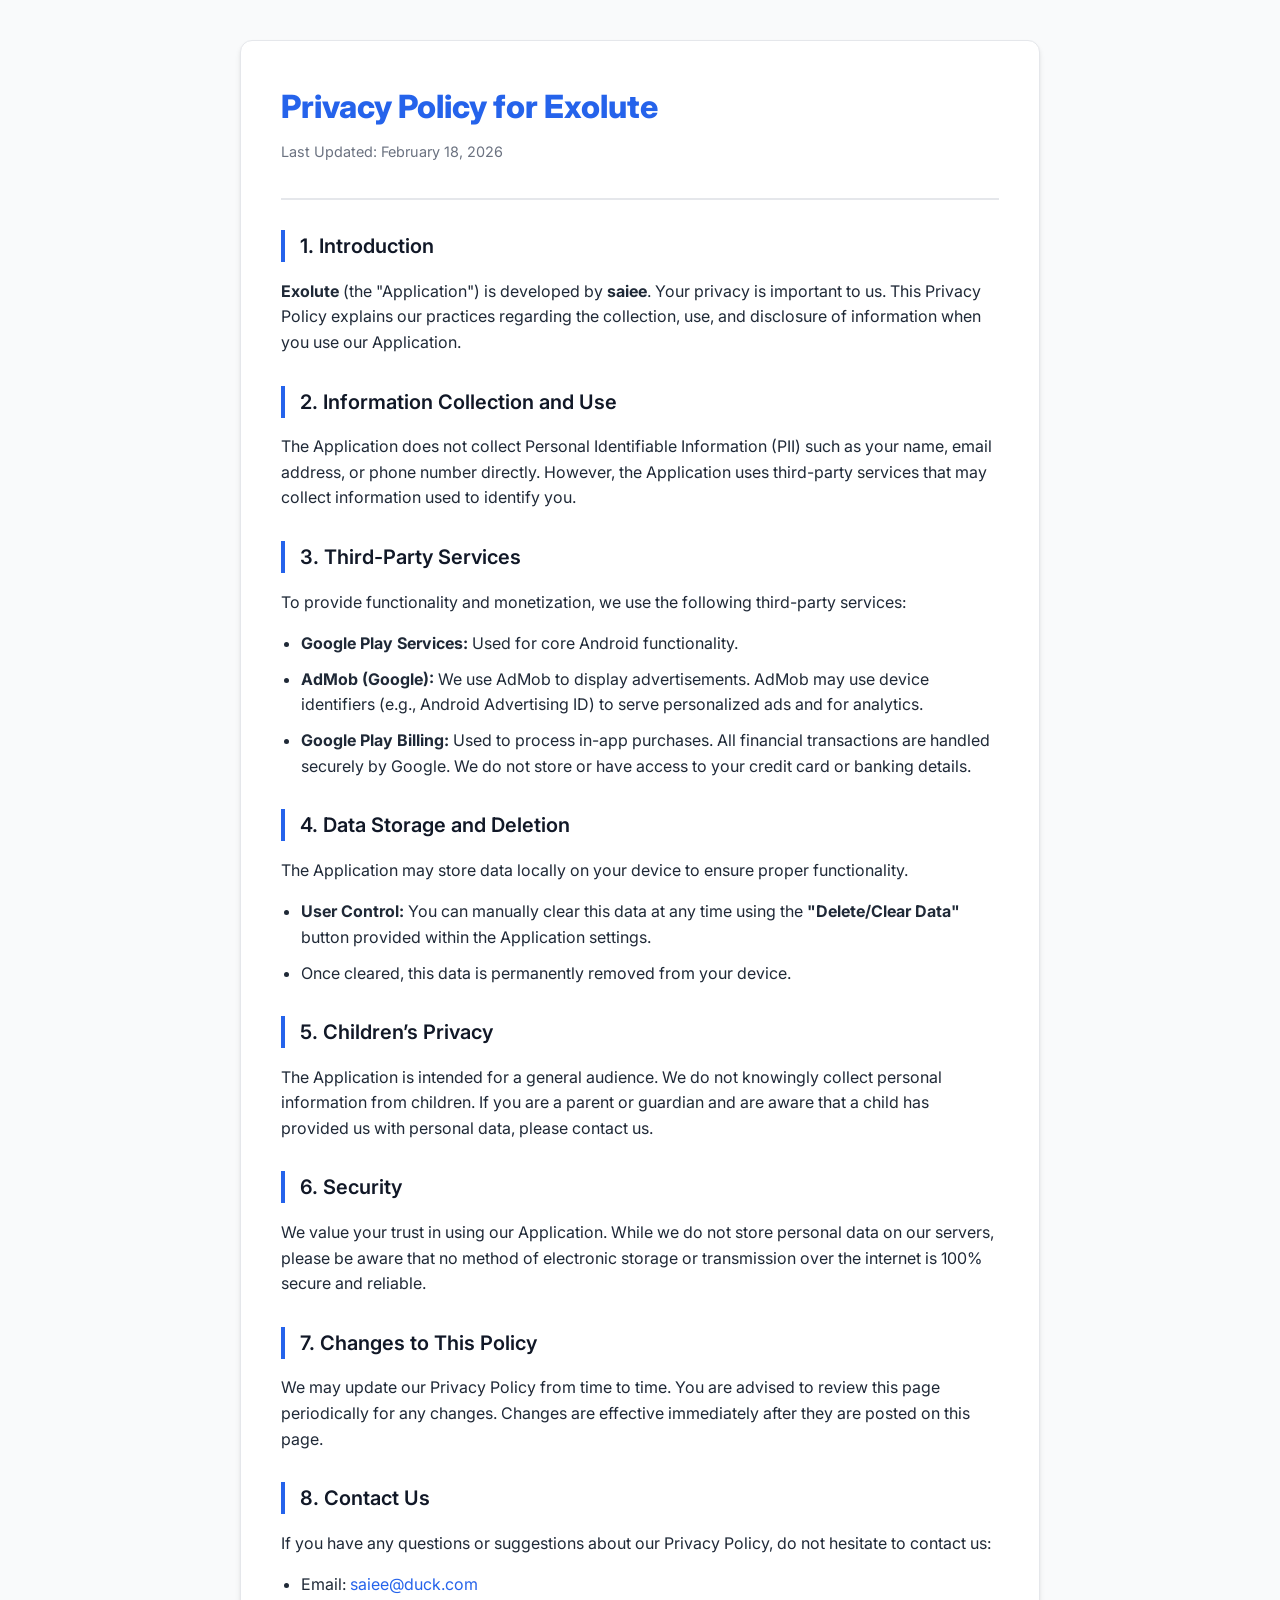
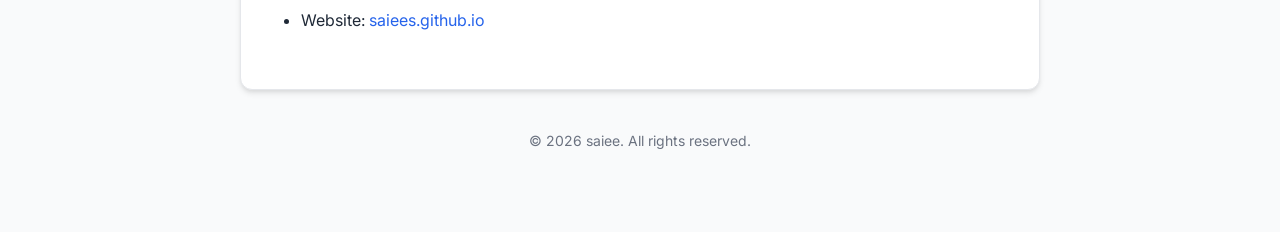
<file: exolute-privacy-policy.html>
<!DOCTYPE html>
<html lang="en">
<head>
    <meta charset="UTF-8">
    <meta name="viewport" content="width=device-width, initial-scale=1.0">
    <title>Privacy Policy - Exolute</title>
    <link rel="preconnect" href="https://fonts.googleapis.com">
    <link rel="preconnect" href="https://fonts.gstatic.com" crossorigin>
    <link href="https://fonts.googleapis.com/css2?family=Inter:wght@400;600;800&display=swap" rel="stylesheet">
    <style>
        :root {
            --primary-color: #2563eb;
            --text-color: #1f2937;
            --bg-color: #f9fafb;
            --card-bg: #ffffff;
            --border-color: #e5e7eb;
        }

        body {
            font-family: 'Inter', sans-serif;
            line-height: 1.6;
            color: var(--text-color);
            background-color: var(--bg-color);
            margin: 0;
            padding: 0;
        }

        .container {
            max-width: 800px;
            margin: 40px auto;
            padding: 0 20px;
        }

        .policy-card {
            background: var(--card-bg);
            padding: 40px;
            border-radius: 12px;
            box-shadow: 0 4px 6px -1px rgba(0, 0, 0, 0.1), 0 2px 4px -1px rgba(0, 0, 0, 0.06);
            border: 1px solid var(--border-color);
        }

        header {
            border-bottom: 2px solid var(--border-color);
            padding-bottom: 20px;
            margin-bottom: 30px;
        }

        h1 {
            font-size: 2rem;
            font-weight: 800;
            color: var(--primary-color);
            margin: 0;
        }

        .last-updated {
            font-size: 0.9rem;
            color: #6b7280;
            margin-top: 8px;
        }

        h2 {
            font-size: 1.25rem;
            font-weight: 600;
            margin-top: 30px;
            color: #111827;
            border-left: 4px solid var(--primary-color);
            padding-left: 15px;
        }

        p, ul {
            margin-bottom: 15px;
        }

        ul {
            padding-left: 20px;
        }

        li {
            margin-bottom: 10px;
        }

        a {
            color: var(--primary-color);
            text-decoration: none;
            transition: opacity 0.2s;
        }

        a:hover {
            text-decoration: underline;
            opacity: 0.8;
        }

        footer {
            text-align: center;
            margin-top: 40px;
            padding-bottom: 40px;
            font-size: 0.875rem;
            color: #6b7280;
        }

        @media (max-width: 640px) {
            .policy-card {
                padding: 20px;
            }
            h1 {
                font-size: 1.5rem;
            }
        }
    </style>
</head>
<body>

<div class="container">
    <div class="policy-card">
        <header>
            <h1>Privacy Policy for Exolute</h1>
            <p class="last-updated">Last Updated: February 18, 2026</p>
        </header>

        <section>
            <h2>1. Introduction</h2>
            <p><strong>Exolute</strong> (the "Application") is developed by <strong>saiee</strong>. Your privacy is important to us. This Privacy Policy explains our practices regarding the collection, use, and disclosure of information when you use our Application.</p>
        </section>

        <section>
            <h2>2. Information Collection and Use</h2>
            <p>The Application does not collect Personal Identifiable Information (PII) such as your name, email address, or phone number directly. However, the Application uses third-party services that may collect information used to identify you.</p>
        </section>

        <section>
            <h2>3. Third-Party Services</h2>
            <p>To provide functionality and monetization, we use the following third-party services:</p>
            <ul>
                <li><strong>Google Play Services:</strong> Used for core Android functionality.</li>
                <li><strong>AdMob (Google):</strong> We use AdMob to display advertisements. AdMob may use device identifiers (e.g., Android Advertising ID) to serve personalized ads and for analytics.</li>
                <li><strong>Google Play Billing:</strong> Used to process in-app purchases. All financial transactions are handled securely by Google. We do not store or have access to your credit card or banking details.</li>
            </ul>
        </section>

        <section>
            <h2>4. Data Storage and Deletion</h2>
            <p>The Application may store data locally on your device to ensure proper functionality.</p>
            <ul>
                <li><strong>User Control:</strong> You can manually clear this data at any time using the <strong>"Delete/Clear Data"</strong> button provided within the Application settings.</li>
                <li>Once cleared, this data is permanently removed from your device.</li>
            </ul>
        </section>

        <section>
            <h2>5. Children’s Privacy</h2>
            <p>The Application is intended for a general audience. We do not knowingly collect personal information from children. If you are a parent or guardian and are aware that a child has provided us with personal data, please contact us.</p>
        </section>

        <section>
            <h2>6. Security</h2>
            <p>We value your trust in using our Application. While we do not store personal data on our servers, please be aware that no method of electronic storage or transmission over the internet is 100% secure and reliable.</p>
        </section>

        <section>
            <h2>7. Changes to This Policy</h2>
            <p>We may update our Privacy Policy from time to time. You are advised to review this page periodically for any changes. Changes are effective immediately after they are posted on this page.</p>
        </section>

        <section>
            <h2>8. Contact Us</h2>
            <p>If you have any questions or suggestions about our Privacy Policy, do not hesitate to contact us:</p>
            <ul>
                <li>Email: <a href="mailto:saiee@duck.com">saiee@duck.com</a></li>
                <li>Website: <a href="https://saiees.github.io/" target="_blank">saiees.github.io</a></li>
            </ul>
        </section>
    </div>

    <footer>
        &copy; 2026 saiee. All rights reserved.
    </footer>
</div>

</body>
</html>
</file>
